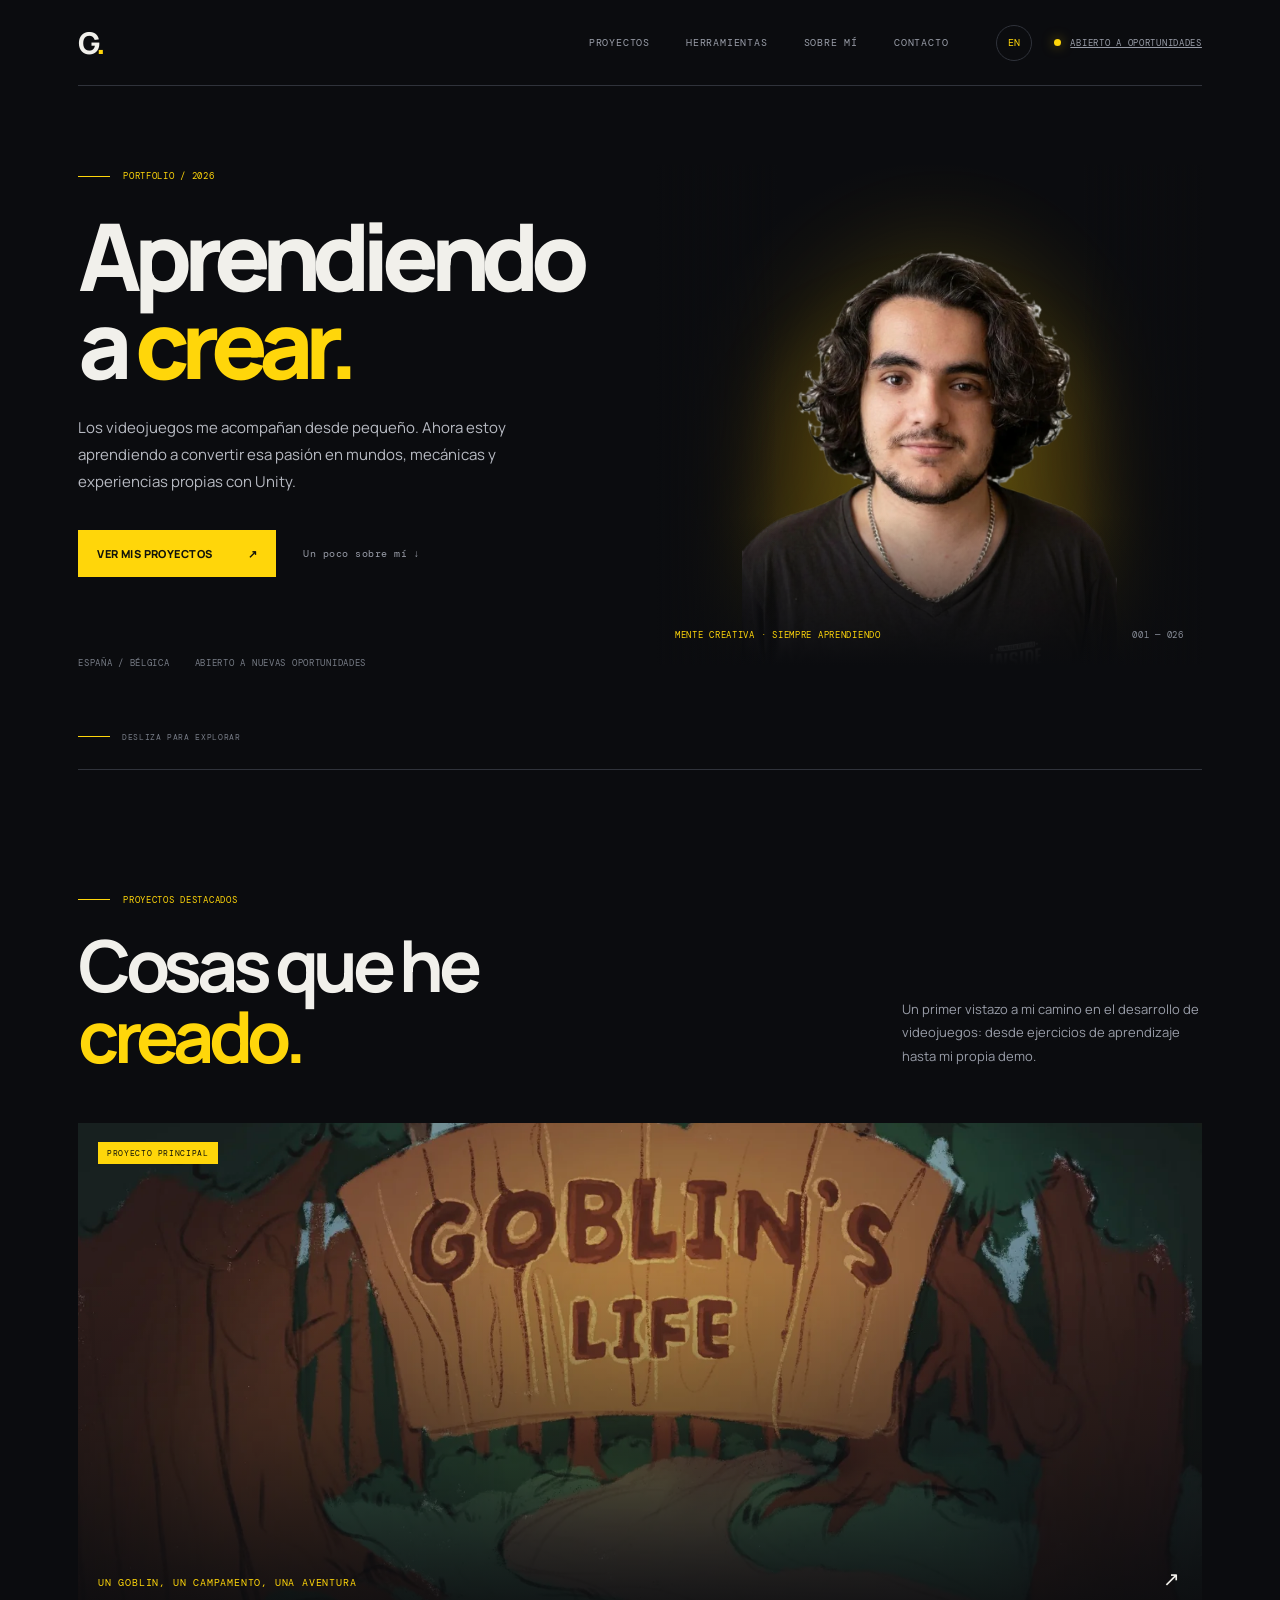
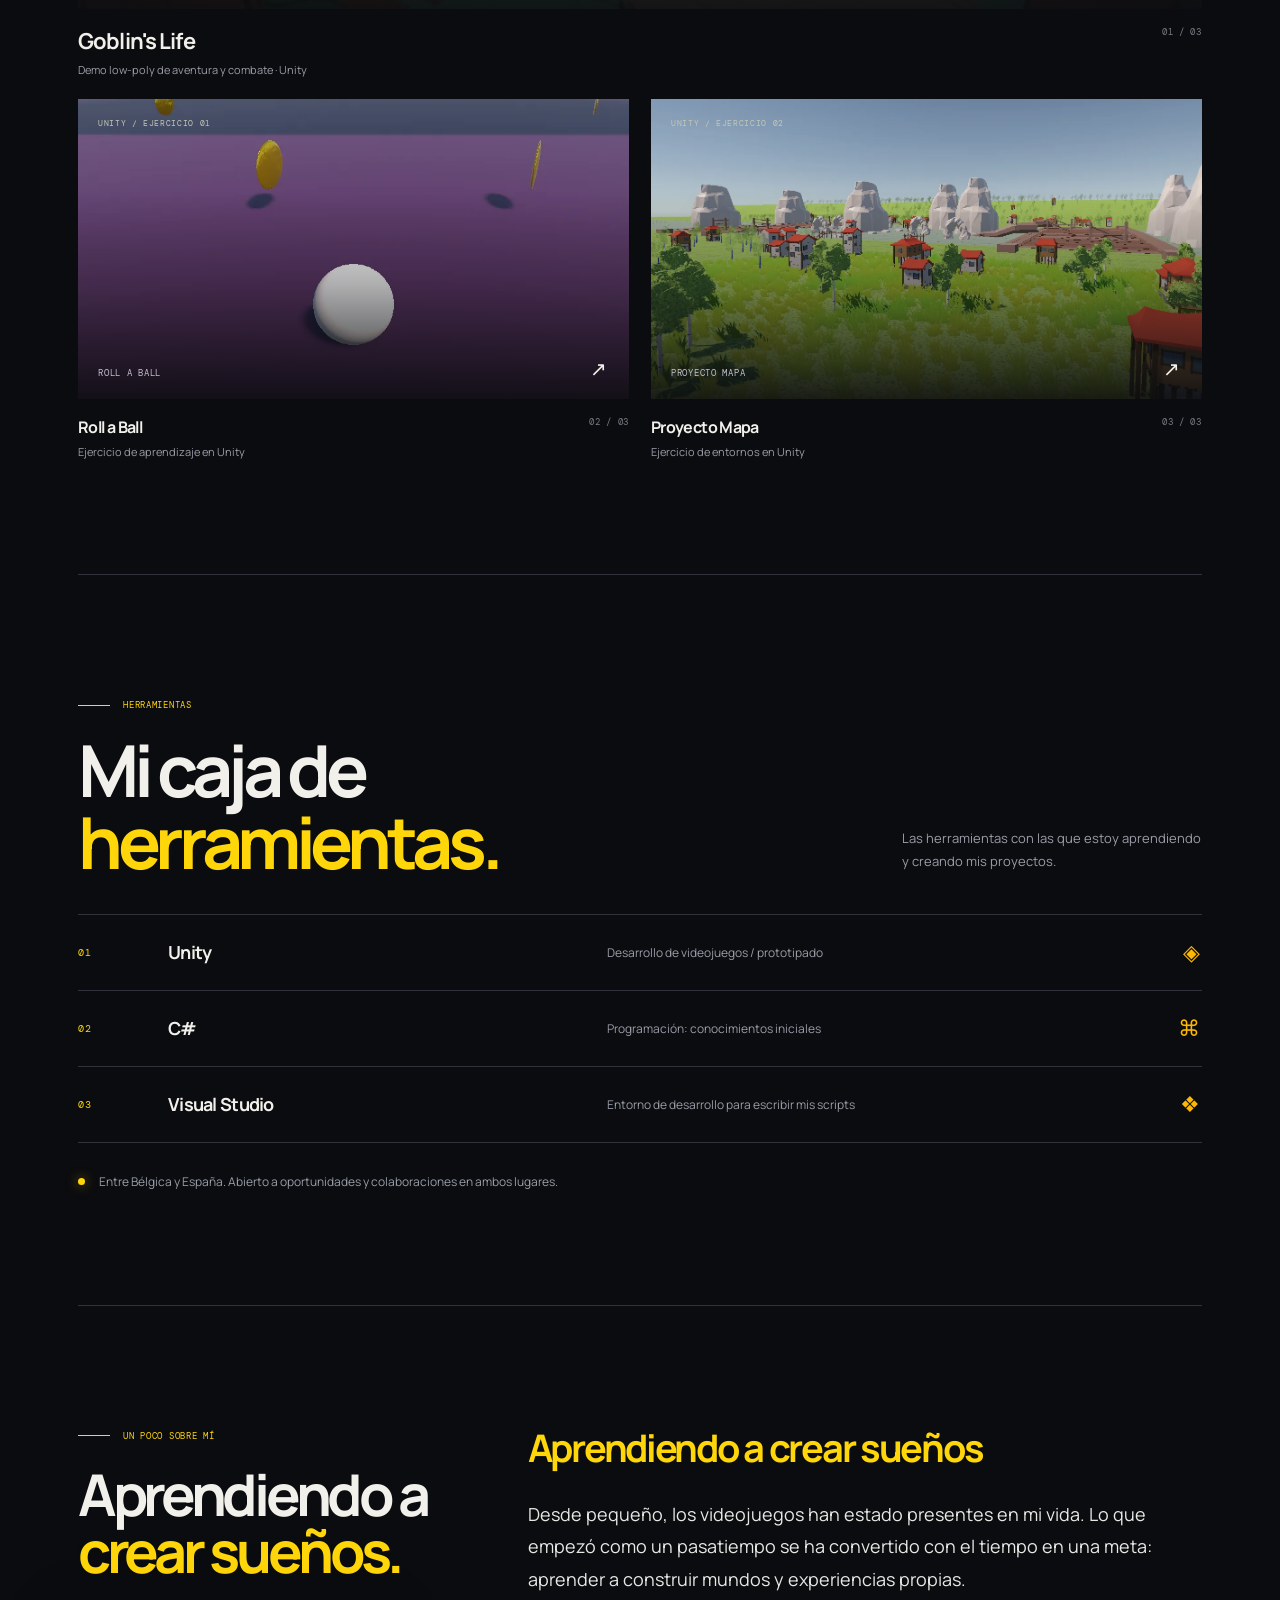
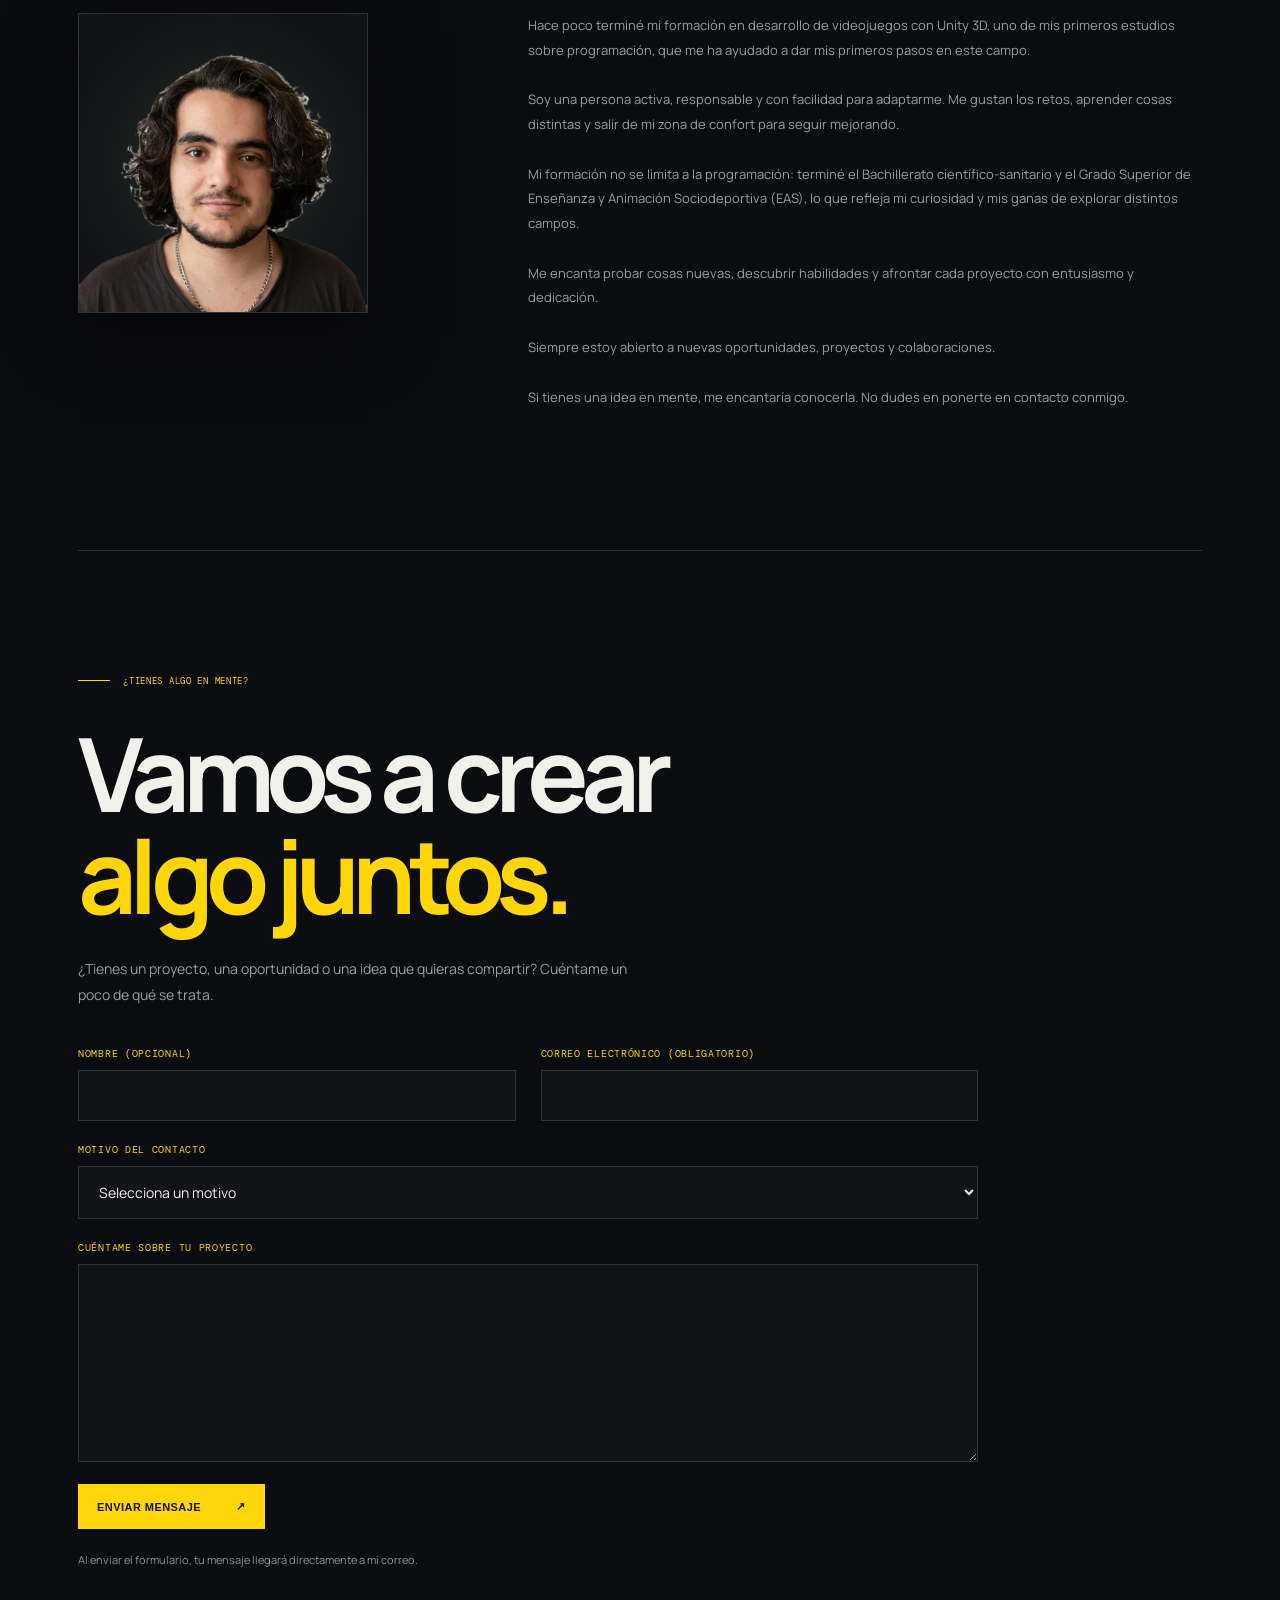
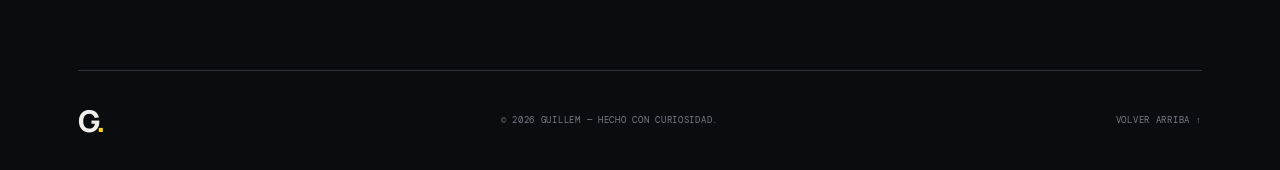
<file: index.html>
<!DOCTYPE html>

<html lang="es">
<head>
<script>document.documentElement.classList.add('js')</script><meta charset="utf-8"/><meta content="width=device-width, initial-scale=1.0" name="viewport"/>
<meta content="Guillem — portfolio de desarrollo de videojuegos con Unity y C#. Proyectos, herramientas y contacto." name="description"/>
<title>Guillem — Portfolio de desarrollo de videojuegos</title>
<link href="https://fonts.googleapis.com" rel="preconnect"/><link crossorigin="" href="https://fonts.gstatic.com" rel="preconnect"/>
<link href="https://fonts.googleapis.com/css2?family=DM+Mono:wght@400;500&amp;family=Manrope:wght@400;500;600;700;800&amp;display=swap" rel="stylesheet"/>
<link href="style.css" rel="stylesheet"/>
<link href="favicon.svg" rel="icon" type="image/svg+xml"/><meta content="Guillem — Portfolio de videojuegos" property="og:title"/><meta content="Aprendiendo a crear: proyectos de Unity y C#." property="og:description"/><script defer="" src="common.js"></script><script defer="" src="script.js"></script></head>
<body><div class="site-shell">
<header class="topbar"><a aria-label="Guillem home" class="brand" href="index.html">G<span>.</span></a>
<button aria-expanded="false" aria-label="Open navigation" class="menu-toggle">☰</button>
<nav aria-label="Main navigation" class="nav"><a data-i18n="navWork" href="#work">Proyectos</a><a data-i18n="navJourney" href="#journey">Herramientas</a><a data-i18n="navAbout" href="#about">Sobre mí</a><a data-i18n="navContact" href="#contact">Contacto</a></nav>
<div class="top-actions"><button aria-label="Switch to English" class="lang-toggle" type="button">EN</button><a class="availability" href="#contact"><span></span><span data-i18n="available">Abierto a oportunidades</span></a></div></header>
<main>
<section class="hero" id="home"><div class="hero-copy"><p class="eyebrow"><span class="eyebrow-line"></span><span data-i18n="heroEyebrow">PORTFOLIO / 2026</span></p>
<h1 data-i18n="heroTitle">Aprendiendo<br/>a <em>crear.</em></h1>
<p class="hero-intro" data-i18n="heroIntro">Los videojuegos me acompañan desde pequeño. Ahora estoy aprendiendo a convertir esa pasión en mundos, mecánicas y experiencias propias con Unity.</p>
<div class="hero-buttons"><a class="button button-primary" href="#work"><span data-i18n="seeWork">Ver mis proyectos</span><span>↗</span></a><a class="text-link" data-i18n="moreAbout" href="#about">Un poco sobre mí ↓</a></div>
<div class="hero-meta"><span data-i18n="location">ESPAÑA / BÉLGICA</span><span data-i18n="openTo">ABIERTO A NUEVAS OPORTUNIDADES</span></div></div>
<div class="hero-portrait-wrap"><div class="portrait-glow"></div><img alt="Retrato de Guillem" class="hero-portrait" data-i18n-alt="portraitAlt" fetchpriority="high" height="1196" src="assets/guillem-portrait.webp" width="896"/><span class="portrait-tag" data-i18n="portraitTag">MENTE CREATIVA · SIEMPRE APRENDIENDO</span><span class="portrait-index">001 — 026</span></div>
<div class="scroll-cue"><span></span><span data-i18n="scroll">DESLIZA PARA EXPLORAR</span></div></section><section class="section work-section reveal" id="work"><div class="section-heading"><div><p class="eyebrow"><span class="eyebrow-line"></span><span data-i18n="selectedWork">PROYECTOS DESTACADOS</span></p><h2 data-i18n="workTitle">Cosas que he<br/><em>creado.</em></h2></div><p class="section-note" data-i18n="workNote">Un primer vistazo a mi camino en el desarrollo de videojuegos: desde ejercicios de aprendizaje hasta mi propia demo.</p></div>
<div class="project-grid">
<article class="project-card project-featured reveal"><a class="project-visual goblin-visual has-image" href="project-goblins-life.html"><img alt="Cartel de «Goblin's Life» en un camino del bosque" data-i18n-alt="goblinAlt" decoding="async" height="900" src="assets/projects/goblins-life-cover.webp" width="1600"/><span class="visual-kicker"><span data-i18n="mainProject">PROYECTO PRINCIPAL</span></span><span class="visual-bottom" data-i18n="goblinTag">UN GOBLIN, UN CAMPAMENTO, UNA AVENTURA</span><span class="visual-arrow">↗</span></a><div class="project-info"><div><h3>Goblin's Life</h3><p data-i18n="goblinDesc">Demo low-poly de aventura y combate · Unity</p></div><span>01 / 03</span></div></article>
<article class="project-card reveal"><a class="project-visual has-image" href="project-roll-a-ball.html"><img alt="" decoding="async" height="830" loading="lazy" src="assets/projects/roll-a-ball-cover.webp" style="object-position:center 35%" width="846"/><span class="visual-kicker" data-i18n="ex1">UNITY / EJERCICIO 01</span><span class="placeholder-caption">ROLL A BALL</span><span class="visual-arrow">↗</span></a><div class="project-info"><div><h3 data-i18n="rollTitle">Roll a Ball</h3><p data-i18n="rollDesc">Ejercicio de aprendizaje en Unity</p></div><span>02 / 03</span></div></article>
<article class="project-card reveal"><a class="project-visual has-image" href="project-mapa.html"><img alt="" decoding="async" height="665" loading="lazy" src="assets/projects/mapa-02.webp" style="object-position:center" width="1545"/><span class="visual-kicker" data-i18n="ex2">UNITY / EJERCICIO 02</span><span class="placeholder-caption" data-i18n="mapCaption">PROYECTO MAPA</span><span class="visual-arrow">↗</span></a><div class="project-info"><div><h3 data-i18n="projectThree">Proyecto Mapa</h3><p data-i18n="mapDesc">Ejercicio de entornos en Unity</p></div><span>03 / 03</span></div></article>
</div></section><section class="skills-section section reveal" id="journey"><div class="section-heading compact"><div><p class="eyebrow"><span class="eyebrow-line"></span><span data-i18n="skillsLabel">HERRAMIENTAS</span></p><h2 data-i18n="skillsTitle">Mi caja de<br/><em>herramientas.</em></h2></div><p class="section-note" data-i18n="skillsNote">Las herramientas con las que estoy aprendiendo y creando mis proyectos.</p></div>
<div class="tool-list"><div class="tool-row"><span class="tool-number">01</span><strong>Unity</strong><span data-i18n="unityType">Desarrollo de videojuegos / prototipado</span><span class="tool-mark">◈</span></div>
<div class="tool-row"><span class="tool-number">02</span><strong>C#</strong><span data-i18n="csharpType">Programación: conocimientos iniciales</span><span class="tool-mark">⌘</span></div><div class="tool-row"><span class="tool-number">03</span><strong>Visual Studio</strong><span data-i18n="vsType">Entorno de desarrollo para escribir mis scripts</span><span class="tool-mark">❖</span></div>
</div>
<div class="journey-note"><span class="journey-dot"></span><p data-i18n="journeyNote">Entre Bélgica y España. Abierto a oportunidades y colaboraciones en ambos lugares.</p></div></section><section class="about-section section reveal" id="about"><div class="about-title"><p class="eyebrow"><span class="eyebrow-line"></span><span data-i18n="aboutLabel">UN POCO SOBRE MÍ</span></p><h2 data-i18n="aboutTitle">Aprendiendo a<br/><em>crear sueños.</em></h2><img alt="Retrato de Guillem" class="about-portrait" data-i18n-alt="portraitAlt" decoding="async" height="1196" loading="lazy" src="assets/guillem-portrait.webp" width="896"/></div>
<div class="about-copy"><h3 data-i18n="aboutHeading">Aprendiendo a crear sueños</h3><p class="about-lead" data-i18n="aboutP1">Desde pequeño, los videojuegos han estado presentes en mi vida. Lo que empezó como un pasatiempo se ha convertido con el tiempo en una meta: aprender a construir mundos y experiencias propias.</p>
<p data-i18n="aboutP2">Hace poco terminé mi formación en desarrollo de videojuegos con Unity 3D, uno de mis primeros estudios sobre programación, que me ha ayudado a dar mis primeros pasos en este campo.</p>
<p data-i18n="aboutP3">Soy una persona activa, responsable y con facilidad para adaptarme. Me gustan los retos, aprender cosas distintas y salir de mi zona de confort para seguir mejorando.</p>
<p data-i18n="aboutP4">Mi formación no se limita a la programación: terminé el Bachillerato científico-sanitario y el Grado Superior de Enseñanza y Animación Sociodeportiva (EAS), lo que refleja mi curiosidad y mis ganas de explorar distintos campos.</p>
<p data-i18n="aboutP5">Me encanta probar cosas nuevas, descubrir habilidades y afrontar cada proyecto con entusiasmo y dedicación.</p>
<p data-i18n="aboutP6">Siempre estoy abierto a nuevas oportunidades, proyectos y colaboraciones.</p>
<p data-i18n="aboutP7">Si tienes una idea en mente, me encantaría conocerla. No dudes en ponerte en contacto conmigo.</p></div>
</section><section class="contact-section section reveal" id="contact"><p class="eyebrow"><span class="eyebrow-line"></span><span data-i18n="contactLabel">¿TIENES ALGO EN MENTE?</span></p><h2 data-i18n="contactTitle">Vamos a crear<br/><em>algo juntos.</em></h2><p class="contact-intro" data-i18n="contactCopy">¿Tienes un proyecto, una oportunidad o una idea que quieras compartir? Cuéntame un poco de qué se trata.</p>
<form action="https://api.web3forms.com/submit" class="contact-form" method="POST" novalidate>
<input type="hidden" name="access_key" value="ec65dc29-368b-4971-938d-dd98a0d9365b"/>
<input type="hidden" name="from_name" value="Portfolio Guillem"/>
<input type="hidden" name="subject" value="Nuevo mensaje desde tu portfolio"/>
<input type="checkbox" name="botcheck" class="honeypot" tabindex="-1" autocomplete="off"/>
<label><span data-i18n="formName">Nombre (opcional)</span><input autocomplete="name" name="name" type="text" maxlength="100"/></label>
<label><span data-i18n="formEmail">Correo electrónico (obligatorio)</span><input autocomplete="email" name="email" required="" type="email" maxlength="150"/></label>
<label class="message-field"><span data-i18n="formReason">Motivo del contacto</span>
<select name="reason" required="">
<option value="" data-i18n="reasonPlaceholder">Selecciona un motivo</option>
<option value="job" data-i18n="reasonJob">Oferta de trabajo</option>
<option value="collab" data-i18n="reasonCollab">Colaboración en un proyecto</option>
<option value="question" data-i18n="reasonQuestion">Consulta sobre mis proyectos</option>
<option value="other" data-i18n="reasonOther">Otro</option>
</select></label>
<label class="message-field"><span data-i18n="formMessage">Cuéntame sobre tu proyecto</span><textarea name="message" required="" rows="7" maxlength="3000"></textarea></label>
<button class="button button-primary submit-button" type="submit"><span class="submit-text" data-i18n="sendMessage">Enviar mensaje</span><span>↗</span></button>
<p class="form-status" role="status" aria-live="polite" hidden></p>
<p class="form-note" data-i18n="formNote">Al enviar el formulario, tu mensaje llegará directamente a mi correo.</p></form></section></main><footer class="footer"><a class="brand" href="#home">G<span>.</span></a><p>© <span id="year"></span> GUILLEM — <span data-i18n="footer">HECHO CON CURIOSIDAD.</span></p><a class="back-top" data-i18n="backTop" href="#home">VOLVER ARRIBA ↑</a></footer></div></body></html>
</file>
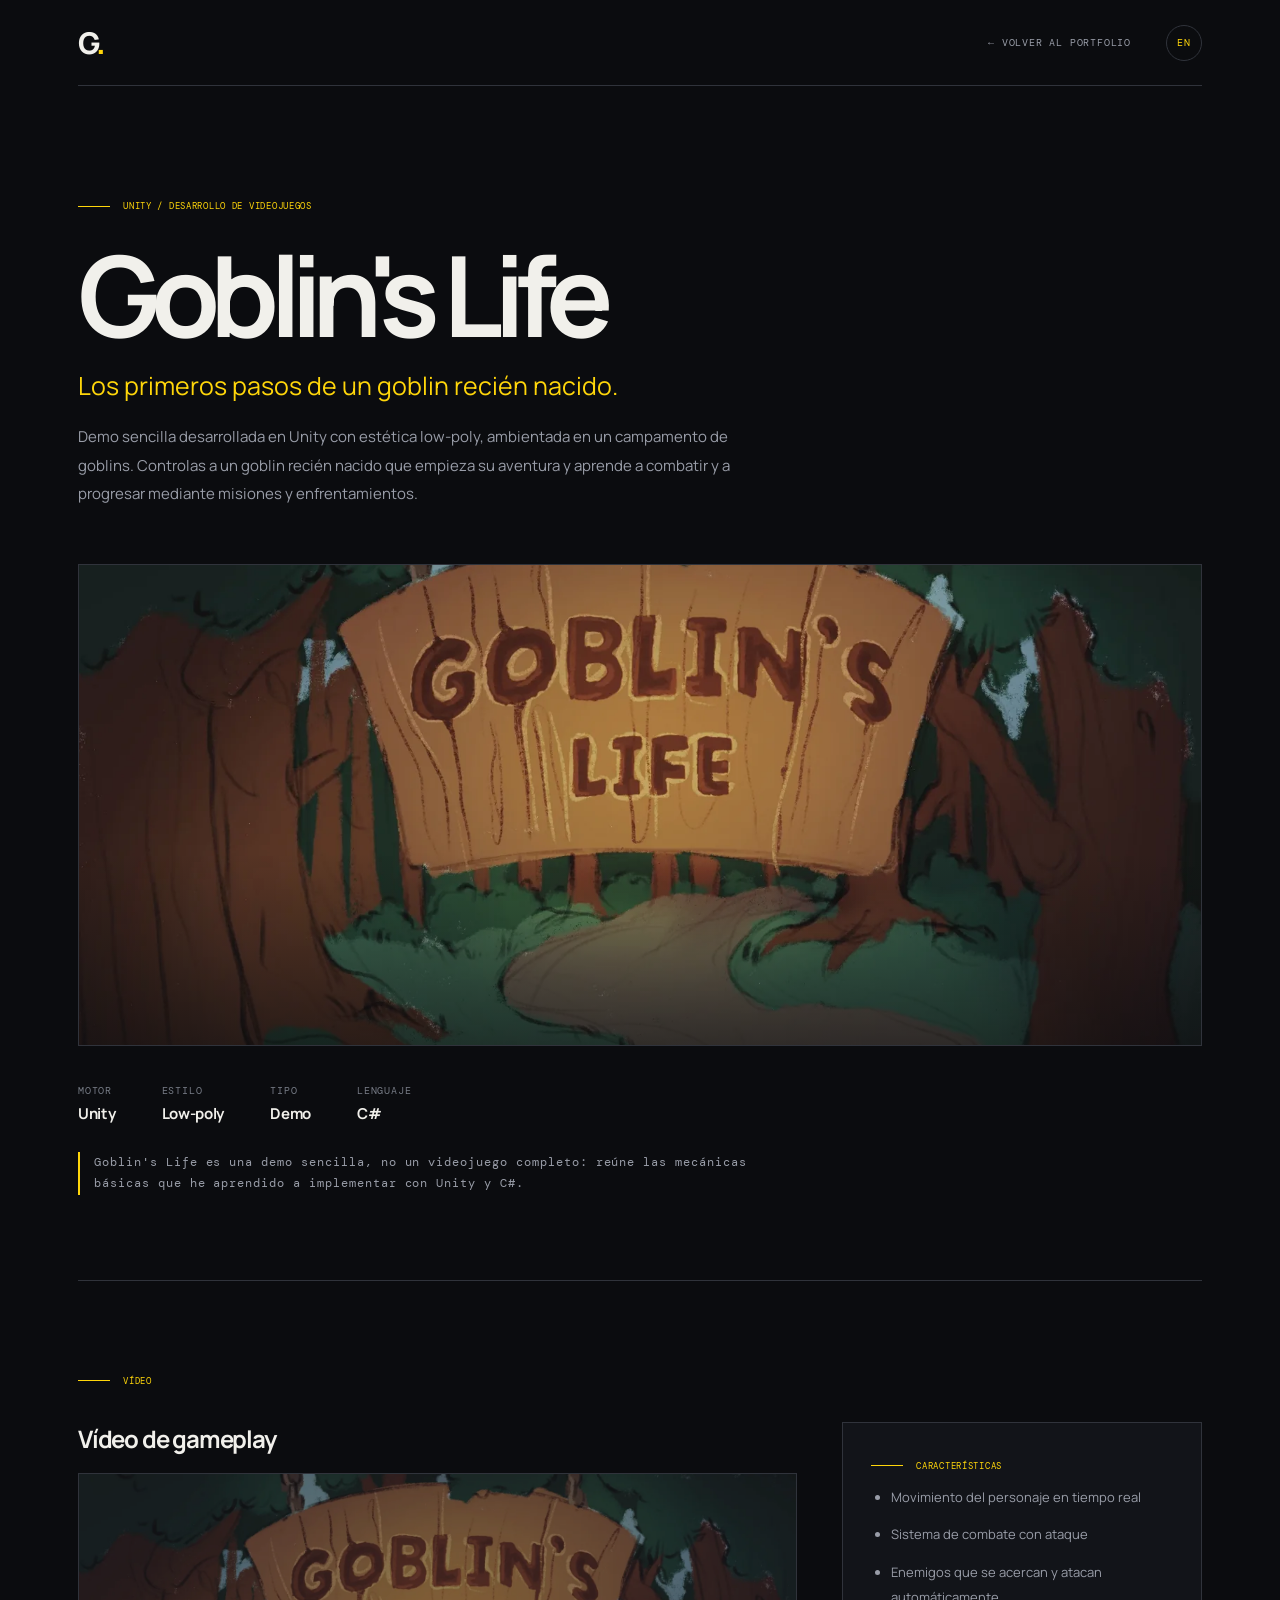
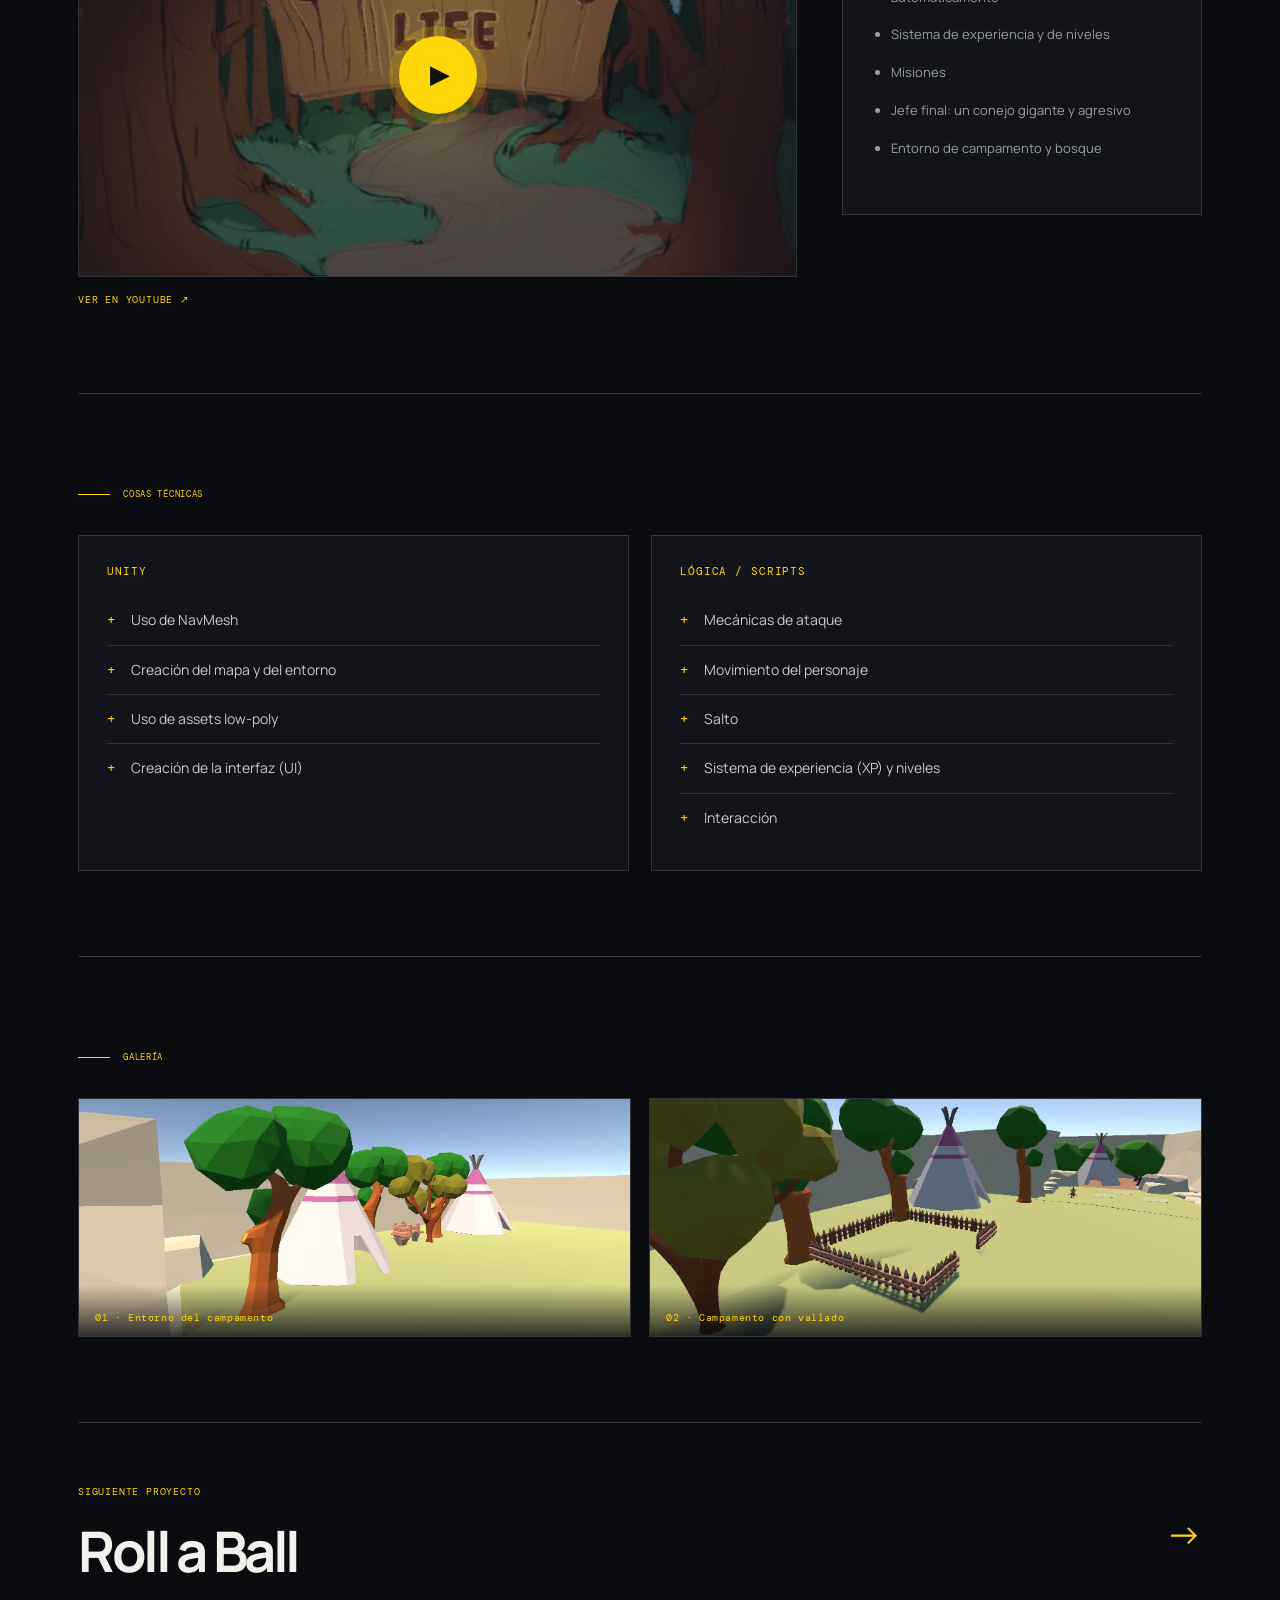
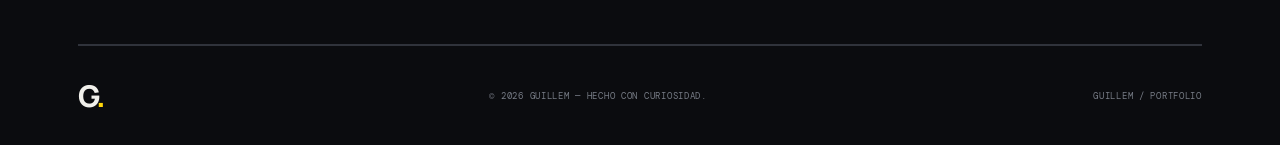
<file: project-goblins-life.html>
<!doctype html>
<html lang="es">
<head>
  <meta charset="UTF-8">
  <meta name="viewport" content="width=device-width, initial-scale=1.0">
  <script>document.documentElement.classList.add('js')</script>
  <meta name="description" content="Guillem — proyecto de Unity: Goblin's Life">
  <title>Goblin's Life — Guillem</title>
  <link rel="icon" href="favicon.svg" type="image/svg+xml">
  <link rel="preconnect" href="https://fonts.googleapis.com">
  <link rel="preconnect" href="https://fonts.gstatic.com" crossorigin>
  <link href="https://fonts.googleapis.com/css2?family=DM+Mono:wght@400;500&family=Manrope:wght@400;500;600;700;800&display=swap" rel="stylesheet">
  <link rel="stylesheet" href="style.css">
  <script src="common.js" defer></script>
  <script src="project.js" defer></script>
</head>
<body class="project-page" data-project="goblins-life">
<div class="site-shell">
  <header class="topbar">
    <a class="brand" href="index.html" aria-label="Guillem">G<span>.</span></a>
    <a class="back-link" href="index.html">← VOLVER AL PORTFOLIO</a>
    <div class="top-actions"><button class="lang-toggle" type="button">EN</button></div>
  </header>
  <main>
    <section class="project-hero">
      <p class="eyebrow"><span class="eyebrow-line"></span><span class="project-category"></span></p>
      <h1 class="project-title">Goblin's Life</h1>
      <p class="project-subtitle"></p>
      <p class="project-description"></p>
      <figure class="project-cover" hidden><img alt="" width="1600" height="900"></figure>
      <dl class="project-meta"></dl>
      <p class="project-note" hidden></p>
    </section>

    <section class="project-detail-section reveal">
      <p class="eyebrow"><span class="eyebrow-line"></span><span class="video-label">VÍDEO</span></p>
      <div class="project-feature-layout">
        <div>
          <h2 class="video-heading"></h2>
          <div class="video-frame"><button class="video-poster" type="button"><img alt="" width="1600" height="900"><span class="video-play" aria-hidden="true">▶</span></button></div>
          <p class="video-hint" hidden></p>
          <a class="video-link" href="#" target="_blank" rel="noopener"></a>
        </div>
        <div class="feature-panel">
          <p class="eyebrow"><span class="eyebrow-line"></span><span class="features-label">CARACTERÍSTICAS</span></p>
          <ul class="feature-list"></ul>
        </div>
      </div>
    </section>

    <section class="project-detail-section reveal" id="tech">
      <p class="eyebrow"><span class="eyebrow-line"></span><span class="tech-label">COSAS TÉCNICAS</span></p>
      <div class="tech-grid"></div>
    </section>

    <section class="project-detail-section reveal">
      <p class="eyebrow"><span class="eyebrow-line"></span><span class="gallery-label">GALERÍA</span></p>
      <div class="project-gallery"></div>
      <p class="gallery-empty" hidden></p>
    </section>

    <a class="next-project" href="index.html"><div><small></small><strong></strong></div><span aria-hidden="true">→</span></a>
  </main>
  <footer class="footer">
    <a class="brand" href="index.html" aria-label="Guillem">G<span>.</span></a>
    <p>© <span id="year"></span> GUILLEM — <span class="footer-label">HECHO CON CURIOSIDAD.</span></p>
    <a href="index.html" class="back-top">GUILLEM / PORTFOLIO</a>
  </footer>
</div>
<div class="lightbox" hidden><button class="lightbox-close" type="button">×</button><img alt=""></div>
</body>
</html>
</file>
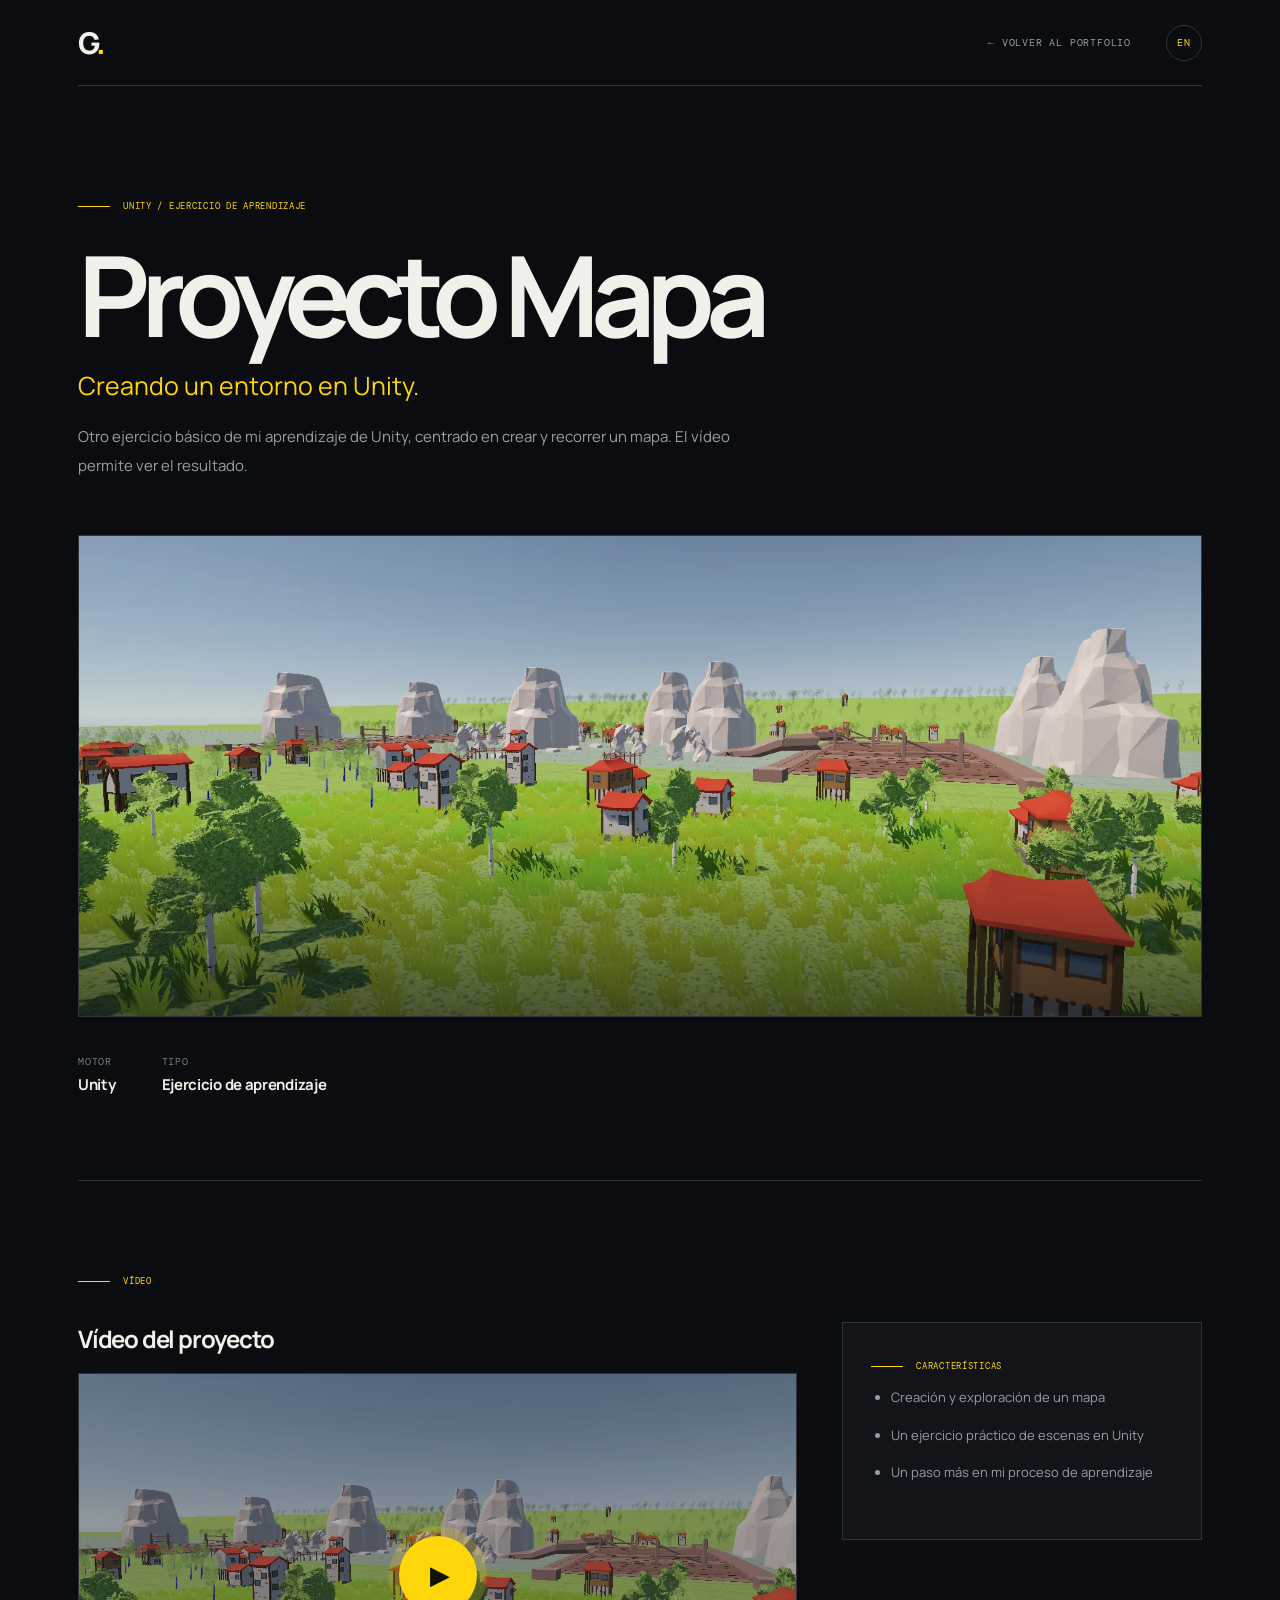
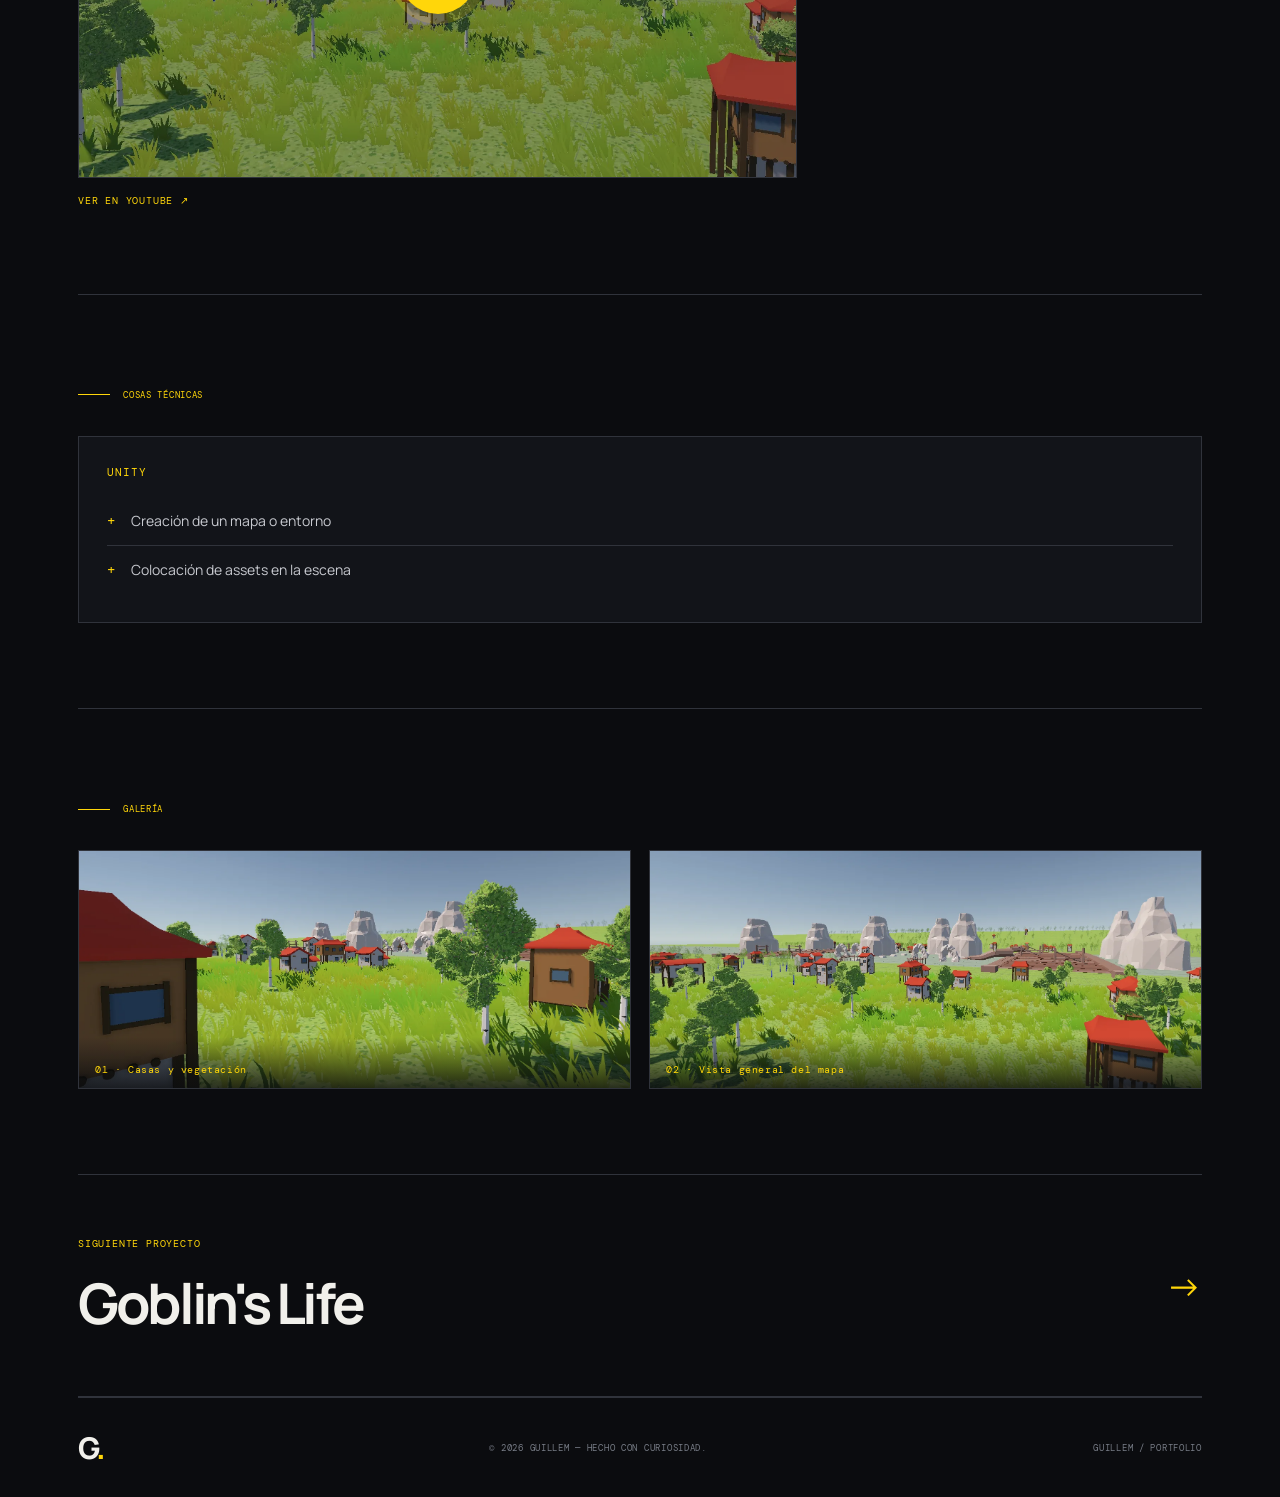
<file: project-mapa.html>
<!doctype html>
<html lang="es">
<head>
  <meta charset="UTF-8">
  <meta name="viewport" content="width=device-width, initial-scale=1.0">
  <script>document.documentElement.classList.add('js')</script>
  <meta name="description" content="Guillem — proyecto de Unity: Proyecto Mapa">
  <title>Proyecto Mapa — Guillem</title>
  <link rel="icon" href="favicon.svg" type="image/svg+xml">
  <link rel="preconnect" href="https://fonts.googleapis.com">
  <link rel="preconnect" href="https://fonts.gstatic.com" crossorigin>
  <link href="https://fonts.googleapis.com/css2?family=DM+Mono:wght@400;500&family=Manrope:wght@400;500;600;700;800&display=swap" rel="stylesheet">
  <link rel="stylesheet" href="style.css">
  <script src="common.js" defer></script>
  <script src="project.js" defer></script>
</head>
<body class="project-page" data-project="mapa">
<div class="site-shell">
  <header class="topbar">
    <a class="brand" href="index.html" aria-label="Guillem">G<span>.</span></a>
    <a class="back-link" href="index.html">← VOLVER AL PORTFOLIO</a>
    <div class="top-actions"><button class="lang-toggle" type="button">EN</button></div>
  </header>
  <main>
    <section class="project-hero">
      <p class="eyebrow"><span class="eyebrow-line"></span><span class="project-category"></span></p>
      <h1 class="project-title">Proyecto Mapa</h1>
      <p class="project-subtitle"></p>
      <p class="project-description"></p>
      <figure class="project-cover" hidden><img alt="" width="1600" height="900"></figure>
      <dl class="project-meta"></dl>
      <p class="project-note" hidden></p>
    </section>

    <section class="project-detail-section reveal">
      <p class="eyebrow"><span class="eyebrow-line"></span><span class="video-label">VÍDEO</span></p>
      <div class="project-feature-layout">
        <div>
          <h2 class="video-heading"></h2>
          <div class="video-frame"><button class="video-poster" type="button"><img alt="" width="1600" height="900"><span class="video-play" aria-hidden="true">▶</span></button></div>
          <p class="video-hint" hidden></p>
          <a class="video-link" href="#" target="_blank" rel="noopener"></a>
        </div>
        <div class="feature-panel">
          <p class="eyebrow"><span class="eyebrow-line"></span><span class="features-label">CARACTERÍSTICAS</span></p>
          <ul class="feature-list"></ul>
        </div>
      </div>
    </section>

    <section class="project-detail-section reveal" id="tech">
      <p class="eyebrow"><span class="eyebrow-line"></span><span class="tech-label">COSAS TÉCNICAS</span></p>
      <div class="tech-grid"></div>
    </section>

    <section class="project-detail-section reveal">
      <p class="eyebrow"><span class="eyebrow-line"></span><span class="gallery-label">GALERÍA</span></p>
      <div class="project-gallery"></div>
      <p class="gallery-empty" hidden></p>
    </section>

    <a class="next-project" href="index.html"><div><small></small><strong></strong></div><span aria-hidden="true">→</span></a>
  </main>
  <footer class="footer">
    <a class="brand" href="index.html" aria-label="Guillem">G<span>.</span></a>
    <p>© <span id="year"></span> GUILLEM — <span class="footer-label">HECHO CON CURIOSIDAD.</span></p>
    <a href="index.html" class="back-top">GUILLEM / PORTFOLIO</a>
  </footer>
</div>
<div class="lightbox" hidden><button class="lightbox-close" type="button">×</button><img alt=""></div>
</body>
</html>
</file>
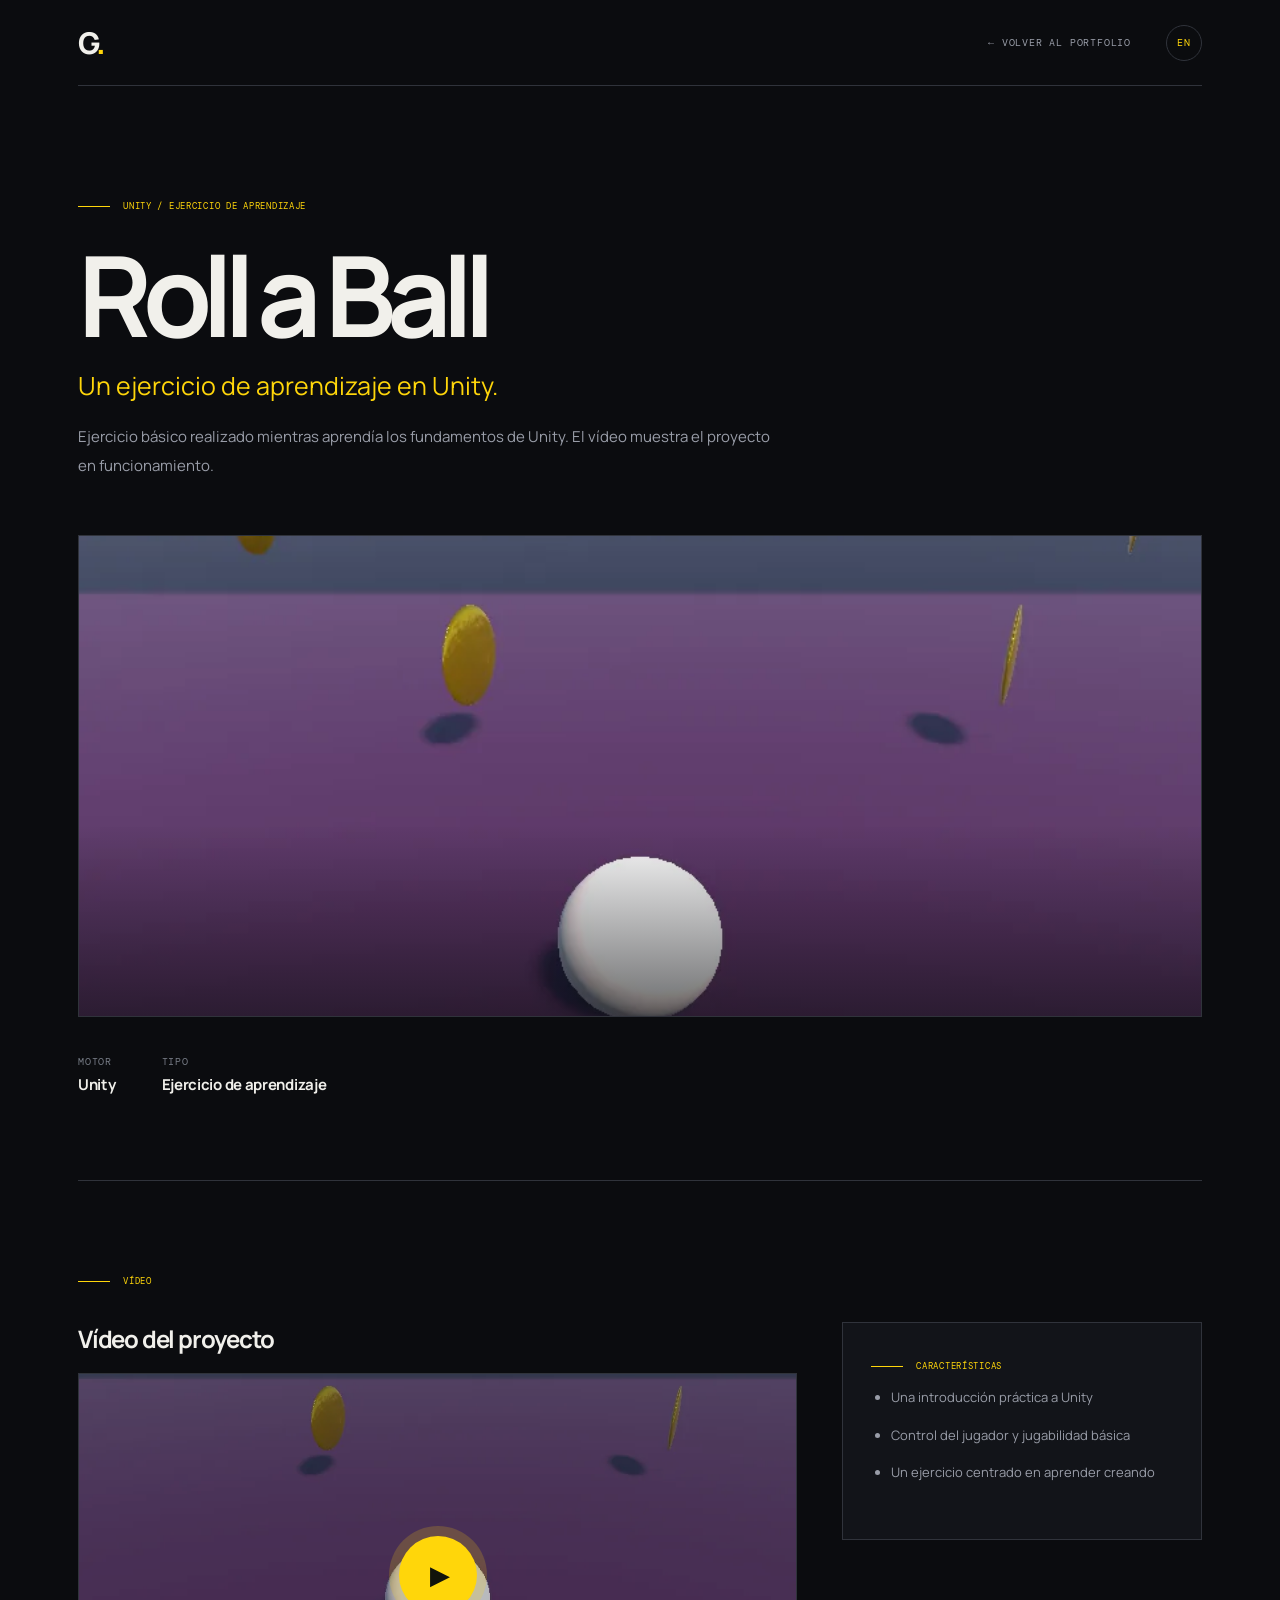
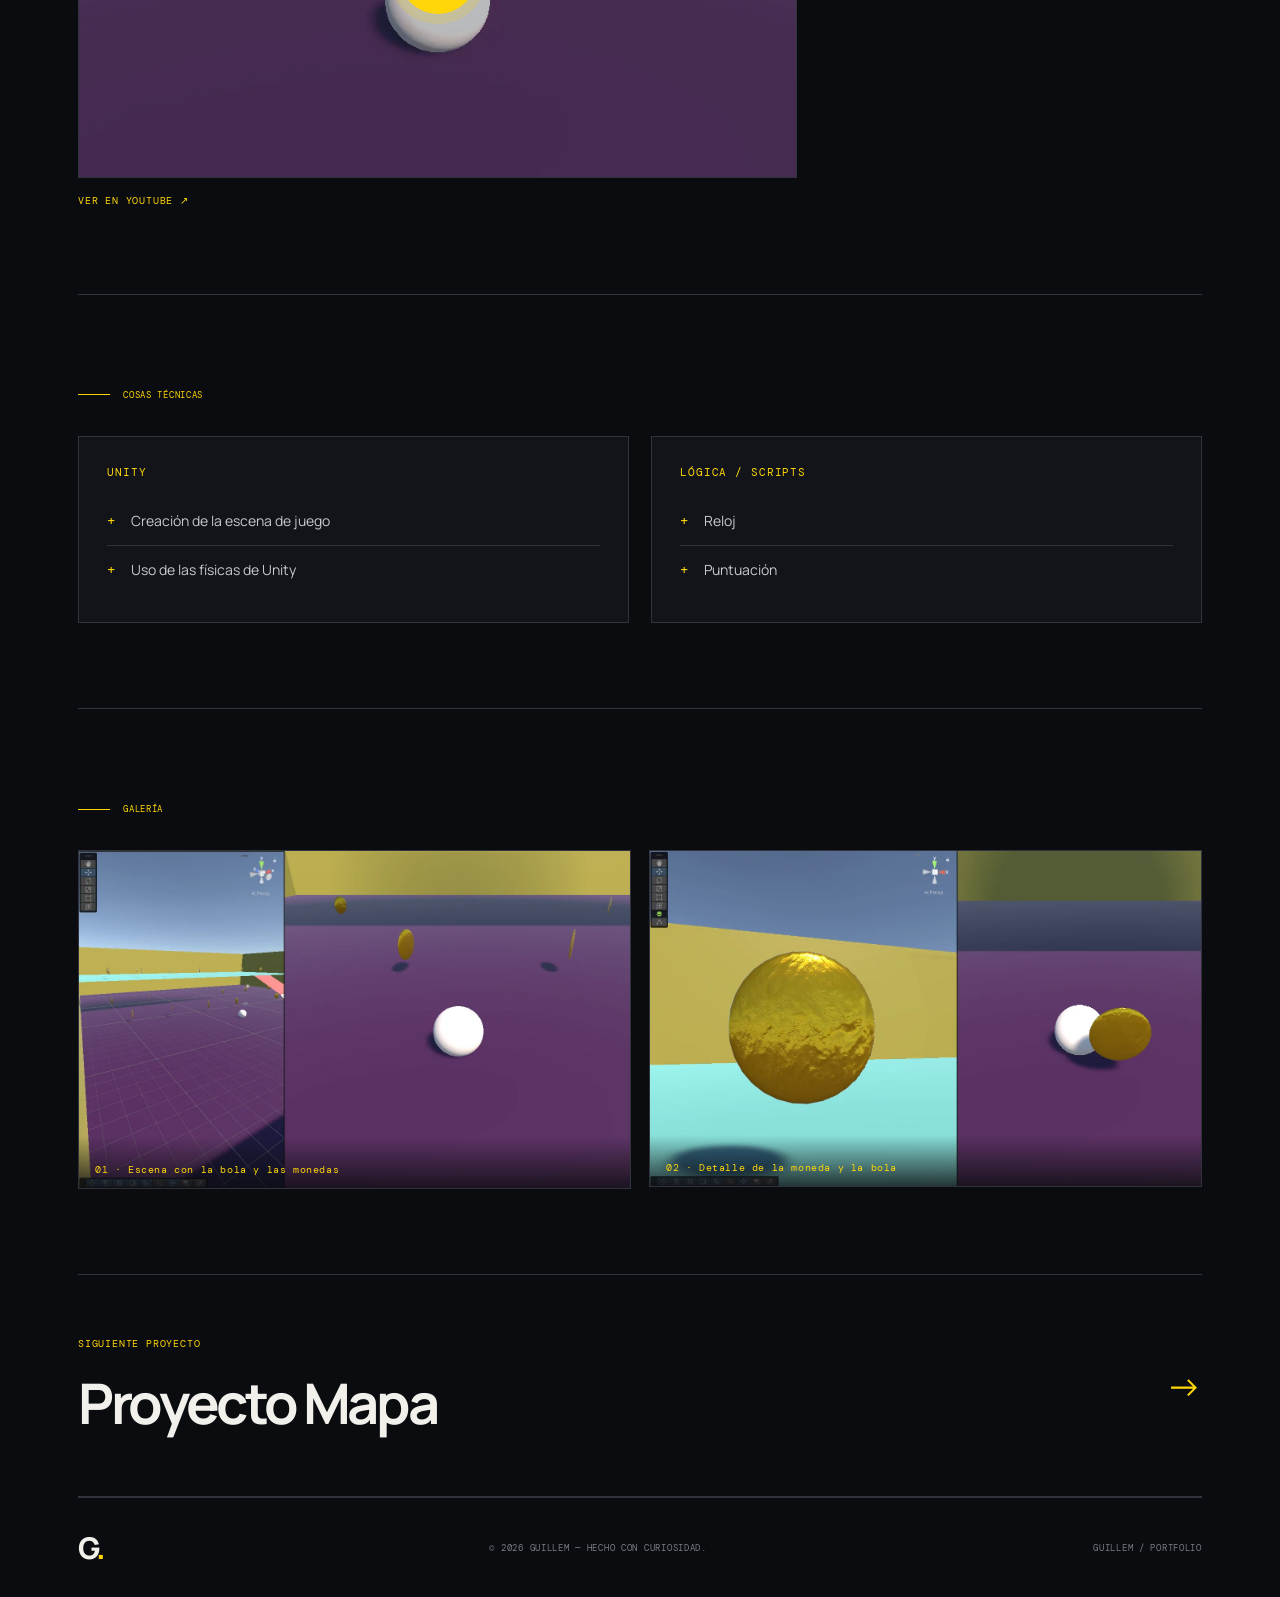
<file: project-roll-a-ball.html>
<!doctype html>
<html lang="es">
<head>
  <meta charset="UTF-8">
  <meta name="viewport" content="width=device-width, initial-scale=1.0">
  <script>document.documentElement.classList.add('js')</script>
  <meta name="description" content="Guillem — proyecto de Unity: Roll a Ball">
  <title>Roll a Ball — Guillem</title>
  <link rel="icon" href="favicon.svg" type="image/svg+xml">
  <link rel="preconnect" href="https://fonts.googleapis.com">
  <link rel="preconnect" href="https://fonts.gstatic.com" crossorigin>
  <link href="https://fonts.googleapis.com/css2?family=DM+Mono:wght@400;500&family=Manrope:wght@400;500;600;700;800&display=swap" rel="stylesheet">
  <link rel="stylesheet" href="style.css">
  <script src="common.js" defer></script>
  <script src="project.js" defer></script>
</head>
<body class="project-page" data-project="roll-a-ball">
<div class="site-shell">
  <header class="topbar">
    <a class="brand" href="index.html" aria-label="Guillem">G<span>.</span></a>
    <a class="back-link" href="index.html">← VOLVER AL PORTFOLIO</a>
    <div class="top-actions"><button class="lang-toggle" type="button">EN</button></div>
  </header>
  <main>
    <section class="project-hero">
      <p class="eyebrow"><span class="eyebrow-line"></span><span class="project-category"></span></p>
      <h1 class="project-title">Roll a Ball</h1>
      <p class="project-subtitle"></p>
      <p class="project-description"></p>
      <figure class="project-cover" hidden><img alt="" width="1600" height="900"></figure>
      <dl class="project-meta"></dl>
      <p class="project-note" hidden></p>
    </section>

    <section class="project-detail-section reveal">
      <p class="eyebrow"><span class="eyebrow-line"></span><span class="video-label">VÍDEO</span></p>
      <div class="project-feature-layout">
        <div>
          <h2 class="video-heading"></h2>
          <div class="video-frame"><button class="video-poster" type="button"><img alt="" width="1600" height="900"><span class="video-play" aria-hidden="true">▶</span></button></div>
          <p class="video-hint" hidden></p>
          <a class="video-link" href="#" target="_blank" rel="noopener"></a>
        </div>
        <div class="feature-panel">
          <p class="eyebrow"><span class="eyebrow-line"></span><span class="features-label">CARACTERÍSTICAS</span></p>
          <ul class="feature-list"></ul>
        </div>
      </div>
    </section>

    <section class="project-detail-section reveal" id="tech">
      <p class="eyebrow"><span class="eyebrow-line"></span><span class="tech-label">COSAS TÉCNICAS</span></p>
      <div class="tech-grid"></div>
    </section>

    <section class="project-detail-section reveal">
      <p class="eyebrow"><span class="eyebrow-line"></span><span class="gallery-label">GALERÍA</span></p>
      <div class="project-gallery"></div>
      <p class="gallery-empty" hidden></p>
    </section>

    <a class="next-project" href="index.html"><div><small></small><strong></strong></div><span aria-hidden="true">→</span></a>
  </main>
  <footer class="footer">
    <a class="brand" href="index.html" aria-label="Guillem">G<span>.</span></a>
    <p>© <span id="year"></span> GUILLEM — <span class="footer-label">HECHO CON CURIOSIDAD.</span></p>
    <a href="index.html" class="back-top">GUILLEM / PORTFOLIO</a>
  </footer>
</div>
<div class="lightbox" hidden><button class="lightbox-close" type="button">×</button><img alt=""></div>
</body>
</html>
</file>
<file: style.css>
@import url('https://fonts.googleapis.com/css2?family=DM+Mono:wght@400;500&family=Manrope:wght@400;500;600;700;800&display=swap');
:root {
  --bg:#0b0c0f;
  --panel:#121419;
  --panel2:#191c23;
  --text:#f1f0eb;
  --muted:#999da8;
  --line:#30333b;
  --acid:#ffd60a;
  --violet:#ffb703;
  --orange:#ff754b;
  --font:'Manrope',sans-serif;
  --mono:'DM Mono',monospace;
}

* {
  box-sizing:border-box;
}

html {
  scroll-behavior:smooth;
  scroll-padding-top:90px;
}

body {
  margin:0;
  background:var(--bg);
  color:var(--text);
  font-family:var(--font);
  -webkit-font-smoothing:antialiased;
}

.site-shell {
  max-width:1600px;
  margin:auto;
  padding:0 6.1%;
}

.topbar {
  height:86px;
  display:flex;
  align-items:center;
  justify-content:space-between;
  border-bottom:1px solid var(--line);
  position:relative;
  z-index:5;
}

.brand {
  font-size:30px;
  font-weight:800;
  letter-spacing:-3px;
  color:var(--text);
  text-decoration:none;
}

.brand span {
  color:var(--acid);
}

.nav {
  display:flex;
  gap:36px;
  margin-left:auto;
  margin-right:48px;
}

.nav a,
.lang-toggle,
.availability,
.eyebrow,
.hero-meta,
.scroll-cue,
.visual-kicker,
.visual-bottom,
.visual-arrow,
.project-info>span,
.tool-number,
.tool-mark,
.back-top {
  font-family:var(--mono);
  font-size:10px;
  letter-spacing:.08em;
  text-transform:uppercase;
}

.nav a {
  color:var(--muted);
  text-decoration:none;
  transition:color .2s;
}

.nav a:hover,
.text-link:hover {
  color:var(--acid);
}

.top-actions {
  display:flex;
  align-items:center;
  gap:22px;
}

.lang-toggle {
  background:transparent;
  border:1px solid var(--line);
  border-radius:50%;
  width:36px;
  height:36px;
  color:var(--acid);
  cursor:pointer;
}

.availability {
  display:flex;
  align-items:center;
  gap:9px;
  color:var(--muted);
  font-size:9px;
}

.availability span:first-child,
.journey-dot {
  width:7px;
  height:7px;
  border-radius:50%;
  background:var(--acid);
  box-shadow:0 0 12px #ffd60a80;
}

.menu-toggle {
  display:none;
  background:none;
  border:0;
  color:var(--text);
  font-size:23px;
}

.hero {
  min-height:660px;
  display:grid;
  grid-template-columns:1.03fr .97fr;
  align-items:center;
  position:relative;
  padding:75px 0 100px;
}

.hero-copy {
  position:relative;
  z-index:2;
}

.eyebrow {
  display:flex;
  align-items:center;
  gap:13px;
  color:var(--acid);
  font-size:9px;
}

.eyebrow-line {
  width:32px;
  height:1px;
  background:var(--acid);
  display:inline-block;
}

.hero h1 {
  font-size:clamp(58px,7.3vw,112px);
  line-height:.94;
  letter-spacing:-.085em;
  margin:30px 0 26px;
  font-weight:800;
}

.outline {
  -webkit-text-stroke:1px var(--text);
  color:transparent;
}

.hero-intro {
  max-width:470px;
  color:#b7bac2;
  font-size:15px;
  line-height:1.8;
}

.hero-buttons {
  display:flex;
  align-items:center;
  gap:27px;
  margin-top:35px;
}

.button {
  display:inline-flex;
  align-items:center;
  gap:35px;
  padding:16px 19px;
  text-decoration:none;
  font-size:11px;
  font-weight:800;
  text-transform:uppercase;
  letter-spacing:.04em;
  transition:transform .2s,background .2s;
}

.button:hover {
  transform:translateY(-3px);
}

.button-primary {
  background:var(--acid);
  color:#11130b;
}

.button-primary:hover {
  background:#ffe45c;
}

.text-link {
  font-family:var(--mono);
  font-size:10px;
  color:var(--muted);
  text-decoration:none;
  letter-spacing:.05em;
  transition:color .2s;
}

.hero-meta {
  display:flex;
  gap:25px;
  color:#777c86;
  margin-top:80px;
  font-size:9px;
}

.scroll-cue {
  position:absolute;
  bottom:27px;
  left:0;
  display:flex;
  align-items:center;
  gap:12px;
  color:#777c86;
  font-size:8px;
}

.scroll-cue span:first-child {
  width:32px;
  height:1px;
  background:var(--acid);
}

.section {
  padding:115px 0;
  border-top:1px solid var(--line);
}

.section-heading {
  display:flex;
  align-items:end;
  justify-content:space-between;
  margin-bottom:50px;
}

.section-heading h2,
.about-title h2,
.contact-section h2 {
  font-size:clamp(43px,5.6vw,76px);
  line-height:1;
  letter-spacing:-.075em;
  margin:24px 0 0;
}

.section-heading h2 em,
.about-title h2 em,
.contact-section h2 em {
  font-style:normal;
  color:var(--acid);
}

.section-note {
  max-width:300px;
  color:var(--muted);
  font-size:13px;
  line-height:1.8;
  margin:0 0 5px;
}

.project-grid {
  display:grid;
  grid-template-columns:1fr 1fr;
  gap:22px;
}

.project-visual {
  height:300px;
  display:block;
  position:relative;
  overflow:hidden;
  text-decoration:none;
  color:var(--text);
  background:var(--panel2);
}

.visual-kicker,
.visual-bottom {
  position:absolute;
  left:20px;
  top:19px;
  font-size:8px;
  color:#c3c8b5;
}

.visual-bottom {
  top:auto;
  bottom:20px;
  color:var(--acid);
}

.visual-arrow {
  position:absolute;
  right:20px;
  bottom:17px;
  font-size:20px;
}

.project-placeholder {
  background:#171923;
}

.placeholder-shape {
  position:absolute;
  width:160px;
  height:160px;
  left:50%;
  top:50%;
  transform:translate(-50%,-50%) rotate(35deg);
  border:1px solid #b59dff;
  border-radius:38% 62% 51% 49%;
  box-shadow:0 0 55px #ffb70330,inset 0 0 35px #ffb70322;
}

.placeholder-caption {
  position:absolute;
  left:20px;
  bottom:20px;
  font:9px var(--mono);
  letter-spacing:.08em;
  color:#c4c0d0;
}

.project-info {
  display:flex;
  justify-content:space-between;
  align-items:start;
  padding-top:17px;
}

.project-info h3 {
  margin:0 0 6px;
  font-size:16px;
  letter-spacing:-.04em;
}

.project-info p {
  margin:0;
  color:var(--muted);
  font-size:11px;
}

.project-info>span {
  color:#777c86;
  font-size:9px;
}

.about-section {
  display:grid;
  grid-template-columns:1fr 1.1fr .5fr;
  gap:50px;
  align-items:center;
}

.about-title h2 {
  font-size:clamp(40px,4.8vw,65px);
}

.about-copy {
  max-width:470px;
}

.about-lead {
  font-size:19px;
  line-height:1.6;
  color:#e7e8e4;
}

.about-copy>p:not(.about-lead) {
  font-size:13px;
  line-height:1.9;
  color:var(--muted);
  margin-bottom:25px;
}

.compact {
  margin-bottom:35px;
}

.tool-list {
  border-top:1px solid var(--line);
}

.tool-row {
  display:grid;
  grid-template-columns:70px 1fr 1.3fr 30px;
  align-items:center;
  gap:20px;
  padding:23px 0;
  border-bottom:1px solid var(--line);
}

.tool-number {
  color:var(--acid);
}

.tool-row strong {
  font-size:18px;
  letter-spacing:-.04em;
}

.tool-row>span:nth-child(3) {
  font-size:12px;
  color:var(--muted);
}

.tool-mark {
  color:var(--violet);
  font-size:22px;
  text-align:right;
}

.journey-note {
  display:flex;
  align-items:center;
  gap:14px;
  margin-top:30px;
  color:var(--muted);
  font-size:12px;
}

.journey-note p {
  margin:0;
}

.contact-section {
  padding-bottom:100px;
}

.contact-section h2 {
  font-size:clamp(58px,8vw,112px);
  margin:35px 0 45px;
}

.footer {
  min-height:100px;
  border-top:1px solid var(--line);
  display:flex;
  align-items:center;
  justify-content:space-between;
}

.footer p,
.back-top {
  font:9px var(--mono);
  color:#777c86;
  letter-spacing:.08em;
}

.back-top {
  text-decoration:none;
}

.back-top:hover {
  color:var(--acid);
}

@media(max-width:900px) {
  .site-shell {
    padding:0 4%;
  }

  .nav {
    gap:18px;
    margin-right:25px;
  }

  .availability {
    display:none;
  }

  .hero {
    min-height:590px;
    grid-template-columns:1fr 1fr;
    gap:20px;
  }

  .hero h1 {
    font-size:clamp(53px,8vw,78px);
  }

  .project-grid {
    grid-template-columns:1fr 1fr;
  }

  .project-featured {
    grid-column:span 2;
  }

  .project-featured .project-visual {
    height:340px;
  }

  .about-section {
    grid-template-columns:1fr 1fr;
  }

}

@media(max-width:620px) {
  .site-shell {
    padding:0 22px;
  }

  .topbar {
    height:72px;
  }

  .menu-toggle {
    display:block;
    margin-left:auto;
    margin-right:15px;
  }

  .nav {
    display:none;
    position:absolute;
    top:71px;
    left:-22px;
    right:-22px;
    background:#111318;
    border-bottom:1px solid var(--line);
    padding:22px;
    flex-direction:column;
    gap:20px;
  }

  .nav.open {
    display:flex;
  }

  .top-actions {
    gap:0;
  }

  .hero {
    display:flex;
    flex-direction:column;
    align-items:stretch;
    padding:72px 0 75px;
    gap:42px;
  }

  .hero h1 {
    font-size:clamp(55px,14vw,78px);
    margin:24px 0;
  }

  .hero-intro {
    font-size:13px;
  }

  .hero-meta {
    margin-top:45px;
  }

  .scroll-cue {
    bottom:20px;
  }

  .section {
    padding:78px 0;
  }

  .section-heading {
    display:block;
  }

  .section-heading h2,
  .about-title h2 {
    font-size:51px;
  }

  .section-note {
    margin-top:22px;
  }

  .project-grid {
    grid-template-columns:1fr;
    gap:30px;
  }

  .project-featured {
    grid-column:auto;
  }

  .project-featured .project-visual,
  .project-visual {
    height:270px;
  }

  .about-section {
    grid-template-columns:1fr;
    gap:30px;
  }

  .about-copy {
    margin-top:0;
  }

  .tool-row {
    grid-template-columns:32px 1fr 24px;
    gap:12px;
    padding:18px 0;
  }

  .tool-row>span:nth-child(3) {
    grid-column:2;
    grid-row:2;
  }

  .tool-mark {
    grid-column:3;
    grid-row:1/3;
  }

  .tool-row strong {
    font-size:16px;
  }

  .contact-section h2 {
    font-size:clamp(53px,13vw,76px);
  }

  .footer {
    min-height:120px;
    flex-wrap:wrap;
    gap:10px;
    padding:22px 0;
  }

  .footer p {
    order:3;
    width:100%;
  }

}


/* Portfolio update: portrait, detailed biography, contact form and project pages */

.hero-portrait-wrap {
  height:500px;
  position:relative;
  display:flex;
  align-items:flex-end;
  justify-content:center;
  overflow:hidden;
  isolation:isolate;
  background:radial-gradient(ellipse at 50% 70%,#ffd60a20 0, #ffb70312 35%,transparent 72%);
}

.hero-portrait-wrap:after {
  content:"";
  position:absolute;
  inset:0;
  z-index:1;
  background:linear-gradient(90deg,var(--bg) 0%,transparent 22%,transparent 78%,var(--bg) 100%),linear-gradient(0deg,var(--bg) 0%,transparent 30%);
  pointer-events:none;
}

.hero-portrait {
  position:relative;
  z-index:0;
  width:min(100%,490px);
  height:100%;
  object-fit:contain;
  object-position:center bottom;
  filter:drop-shadow(0 0 45px #ffd60a20);
}

.portrait-glow {
  position:absolute;
  width:75%;
  height:70%;
  bottom:5%;
  border-radius:50%;
  background:radial-gradient(ellipse,#ffd60a30 0%,#ffb70320 40%,transparent 72%);
  filter:blur(30px);
}

.portrait-tag,
.portrait-index {
  position:absolute;
  z-index:2;
  bottom:24px;
  font:9px var(--mono);
  letter-spacing:.08em;
  color:var(--acid);
}

.portrait-tag {
  left:18px;
}

.portrait-index {
  right:18px;
  color:#888d98;
}

.about-section {
  grid-template-columns:.8fr 1.35fr;
  align-items:start;
}

.about-title {
  position:sticky;
  top:110px;
}

.about-title h2 {
  font-size:clamp(40px,4.5vw,62px);
}

.about-portrait {
  width:min(100%,290px);
  height:300px;
  object-fit:cover;
  object-position:center 30%;
  margin-top:32px;
  border:1px solid var(--line);
  background:radial-gradient(circle at 50% 50%,#252b20,#111318 75%);
  box-shadow:0 20px 60px #0008;
}

.about-copy {
  max-width:700px;
}

.about-copy h3 {
  font-size:clamp(25px,3vw,38px);
  letter-spacing:-.06em;
  color:var(--acid);
  margin:0 0 25px;
}

.about-copy p {
  font-size:14px;
  line-height:1.95;
  color:var(--muted);
  margin:0 0 18px;
}

.about-copy .about-lead {
  font-size:18px;
  line-height:1.8;
  color:#e7e8e4;
}

.contact-intro {
  max-width:560px;
  color:var(--muted);
  font-size:14px;
  line-height:1.8;
  margin:-15px 0 40px;
}

.contact-form {
  display:grid;
  grid-template-columns:1fr 1fr;
  gap:22px 25px;
  max-width:900px;
}

.contact-form label {
  display:flex;
  flex-direction:column;
  gap:10px;
  color:var(--acid);
  font:10px var(--mono);
  letter-spacing:.07em;
  text-transform:uppercase;
}

.contact-form input,
.contact-form select,
.contact-form textarea {
  width:100%;
  border:1px solid var(--line);
  background:#111318;
  color:var(--text);
  font:14px var(--font);
  padding:15px 16px;
  outline:none;
  border-radius:0;
}

.contact-form input:focus,
.contact-form select:focus,
.contact-form textarea:focus {
  border-color:var(--acid);
}

.contact-form textarea {
  resize:vertical;
  min-height:180px;
  line-height:1.7;
}

.message-field {
  grid-column:1/-1;
}

.submit-button {
  border:0;
  cursor:pointer;
  justify-self:start;
}

.form-note {
  grid-column:1/-1;
  color:#8d929d;
  font-size:11px;
  line-height:1.7;
  margin:0;
}

.honeypot {
  position:absolute!important;
  left:-9999px!important;
  opacity:0!important;
}

.back-link {
  margin-left:auto;
  margin-right:35px;
  color:var(--muted);
  font:10px var(--mono);
  letter-spacing:.08em;
  text-decoration:none;
}

.back-link:hover {
  color:var(--acid);
}

.project-hero {
  padding:105px 0 85px;
  border-bottom:1px solid var(--line);
}

.project-hero h1 {
  font-size:clamp(55px,9vw,112px);
  line-height:.95;
  letter-spacing:-.085em;
  margin:30px 0 20px;
}

.project-subtitle {
  font-size:clamp(18px,2.5vw,25px);
  color:var(--acid);
  margin:0 0 20px;
}

.project-description {
  max-width:700px;
  color:var(--muted);
  font-size:15px;
  line-height:1.9;
}

.project-detail-section {
  padding:85px 0;
  border-bottom:1px solid var(--line);
}

.video-heading {
  font-size:24px;
  letter-spacing:-.05em;
  margin:0 0 18px;
}

.video-frame {
  position:relative;
  width:100%;
  aspect-ratio:16/9;
  background:#171923;
  border:1px solid var(--line);
}

.video-frame iframe {
  position:absolute;
  inset:0;
  width:100%;
  height:100%;
  border:0;
}

.feature-panel {
  padding:28px;
  background:#121419;
  border:1px solid var(--line);
}

.feature-list {
  padding-left:20px;
  color:var(--muted);
  font-size:13px;
  line-height:1.9;
}

.feature-list li {
  padding:0 0 13px;
}

@media(max-width:900px) {
  .hero-portrait-wrap {
    height:390px;
  }

  .about-section {
    grid-template-columns:.8fr 1.2fr;
  }

  .about-title {
    position:static;
  }

  .feature-panel {
    max-width:none;
  }

}

@media(max-width:620px) {
  .hero-portrait-wrap {
    height:330px;
    margin:0 -10px;
  }

  .hero-portrait {
    width:100%;
  }

  .portrait-tag {
    font-size:7px;
  }

  .about-section {
    grid-template-columns:1fr;
  }

  .about-portrait {
    width:210px;
    height:220px;
  }

  .contact-form {
    grid-template-columns:1fr;
  }

  .message-field,
  .form-note {
    grid-column:auto;
  }

  .project-hero {
    padding:75px 0 60px;
  }

  .project-detail-section {
    padding:65px 0;
  }

  .back-link {
    margin-right:15px;
    font-size:8px;
  }

}


/* ==========================================================
   Update v2: yellow palette, featured project, project pages,
   gallery lightbox, reveal animations and accessibility
   ========================================================== */

/* Hero title */
.hero h1 em { font-style: normal; color: var(--acid); }

/* Featured project (Goblin's Life) */
.project-featured { grid-column: 1 / -1; }
.project-visual img {
  position: absolute; inset: 0; width: 100%; height: 100%;
  object-fit: cover; transition: transform .7s ease;
}
.project-visual:hover img { transform: scale(1.04); }
.project-featured .goblin-visual { height: clamp(260px, 38vw, 500px); background: #101217; }
.has-image:after {
  content: ""; position: absolute; inset: 0;
  background: linear-gradient(0deg, #0b0c0fe6 0, #0b0c0f55 38%, transparent 70%);
}
.has-image .visual-kicker,
.has-image .visual-bottom,
.has-image .visual-arrow,
.has-image .placeholder-caption { z-index: 2; }
.goblin-visual .visual-kicker {
  background: var(--acid); color: #11130b; padding: 6px 9px; font-size: 8px;
}
.goblin-visual .visual-bottom { font-size: 10px; }
.project-featured .project-info h3 { font-size: 22px; }

/* Project pages */
.project-hero { position: relative; }
.project-cover {
  margin: 55px 0 0; position: relative; width: 100%; aspect-ratio: 21 / 9;
  overflow: hidden; border: 1px solid var(--line); background: var(--panel);
}
.project-cover img { width: 100%; height: 100%; object-fit: cover; object-position: center 30%; display: block; }
.project-cover:after {
  content: ""; position: absolute; inset: 0; pointer-events: none;
  background: linear-gradient(0deg, #0b0c0f99 0, transparent 40%);
}
.project-meta { display: flex; flex-wrap: wrap; gap: 14px 46px; margin-top: 38px; }
.project-meta div { display: flex; flex-direction: column; gap: 6px; }
.project-meta dt, .tech-col h3, .project-note {
  font: 10px var(--mono); letter-spacing: .08em; text-transform: uppercase;
}
.project-meta dt { color: #777c86; }
.project-meta dd { margin: 0; font-size: 15px; font-weight: 700; letter-spacing: -.02em; }
.project-meta { margin-bottom: 0; }
.project-note {
  max-width: 700px; margin: 28px 0 0; padding-left: 14px; border-left: 2px solid var(--acid);
  color: var(--muted); line-height: 1.8; text-transform: none; font-size: 12px;
}
.project-feature-layout {
  display: grid; grid-template-columns: 1.6fr .8fr; gap: 45px; margin-top: 35px; align-items: start;
}
.project-lead { color: #d8d9d4; font-size: 16px; line-height: 1.9; max-width: 760px; margin: 28px 0 0; }

/* Technical section */
.tech-grid { display: grid; grid-template-columns: repeat(auto-fit, minmax(280px, 1fr)); gap: 22px; margin-top: 35px; }
.tech-col { padding: 28px; background: #121419; border: 1px solid var(--line); }
.tech-col h3 { color: var(--acid); margin: 0 0 18px; font-size: 11px; }
.tech-col ul { list-style: none; margin: 0; padding: 0; }
.tech-col li {
  padding: 13px 0 13px 24px; position: relative; border-top: 1px solid var(--line);
  color: #c7c9cf; font-size: 14px; line-height: 1.6;
}
.tech-col li:first-child { border-top: 0; }
.tech-col li:before { content: "+"; position: absolute; left: 0; color: var(--acid); font-family: var(--mono); }

/* Gallery */
.project-gallery { align-items: start; display: grid; grid-template-columns: repeat(auto-fit, minmax(300px, 1fr)); gap: 18px; margin-top: 35px; }
.project-gallery figure { margin: 0; position: relative; overflow: hidden; border: 1px solid var(--line); background: var(--panel); }
.project-gallery button {
  display: block; width: 100%; padding: 0; border: 0; background: none; cursor: zoom-in;
}
.project-gallery img { width: 100%; height: 100%; object-fit: cover; display: block; transition: transform .6s ease; }
.project-gallery figure:hover img { transform: scale(1.04); }
.project-gallery figcaption {
  position: absolute; left: 0; right: 0; bottom: 0; padding: 26px 16px 12px; pointer-events: none;
  background: linear-gradient(0deg, #0b0c0fcc, transparent); font: 10px var(--mono); letter-spacing: .06em; color: var(--acid);
}
.gallery-empty {
  margin-top: 35px; padding: 46px 28px; border: 1px dashed var(--line); text-align: center;
  font: 11px var(--mono); letter-spacing: .08em; text-transform: uppercase; color: #858a95;
}

/* Lightbox */
.lightbox {
  position: fixed; inset: 0; z-index: 50; display: none; align-items: center; justify-content: center;
  padding: 4vw; background: #05060af0; cursor: zoom-out;
}
.lightbox[hidden] { display: none; }
.lightbox.open { display: flex; }
.lightbox img { max-width: 100%; max-height: 88vh; border: 1px solid var(--line); }
.lightbox-close {
  position: absolute; top: 18px; right: 22px; width: 42px; height: 42px; border-radius: 50%;
  background: none; border: 1px solid var(--line); color: var(--acid); font-size: 22px; cursor: pointer;
}

/* Next project */
.next-project {
  display: flex; justify-content: space-between; align-items: center; gap: 20px; padding: 55px 0;
  text-decoration: none; color: var(--text); border-bottom: 1px solid var(--line);
}
.next-project small { font: 10px var(--mono); letter-spacing: .08em; text-transform: uppercase; color: var(--acid); }
.next-project strong { display: block; margin-top: 12px; font-size: clamp(28px, 5vw, 56px); letter-spacing: -.06em; transition: color .2s; }
.next-project span { font-size: 36px; color: var(--acid); transition: transform .2s; }
.next-project:hover strong { color: var(--acid); }
.next-project:hover span { transform: translateX(8px); }

/* Reveal animations (only when JS is available) */
html.js .reveal { opacity: 0; transform: translateY(22px); transition: opacity .7s ease, transform .7s ease; }
html.js .reveal.in { opacity: 1; transform: none; }

/* Accessibility */
a:focus-visible, button:focus-visible, input:focus-visible, textarea:focus-visible {
  outline: 2px solid var(--acid); outline-offset: 3px;
}
@media (prefers-reduced-motion: reduce) {
  html { scroll-behavior: auto; }
  *, *:before, *:after { transition: none !important; animation: none !important; }
  html.js .reveal { opacity: 1; transform: none; }
}

@media (max-width: 900px) {
  .project-feature-layout { grid-template-columns: 1fr; }
  .feature-panel { max-width: none; }
}
@media (max-width: 620px) {
  .project-hero { padding: 75px 0 60px; }
  .project-detail-section { padding: 65px 0; }
  .project-cover { margin-top: 38px; aspect-ratio: 16 / 10; }
  .project-gallery { grid-template-columns: 1fr; }
  .back-link { margin-right: 15px; font-size: 8px; }
  .next-project { padding: 40px 0; }
}

[hidden] { display: none !important; }
.goblin-visual img { object-position: center 28%; }

/* Video poster (click to play) */
.video-frame .video-poster {
  position: absolute; inset: 0; width: 100%; height: 100%; padding: 0; border: 0; cursor: pointer; background: #171923;
}
.video-poster img { width: 100%; height: 100%; object-fit: cover; display: block; opacity: .7; transition: opacity .3s, transform .6s; }
.video-poster:hover img { opacity: .9; transform: scale(1.02); }
.video-poster { overflow: hidden; }
.video-play {
  position: absolute; left: 50%; top: 50%; transform: translate(-50%, -50%); width: 78px; height: 78px; border-radius: 50%;
  display: grid; place-items: center; background: var(--acid); color: #11130b; font-size: 26px; padding-left: 5px;
  box-shadow: 0 0 0 10px #ffd60a30; transition: transform .2s;
}
.video-poster:hover .video-play { transform: translate(-50%, -50%) scale(1.08); }
.video-hint { margin: 14px 0 0; color: #858a95; font-size: 12px; line-height: 1.7; }
.video-link {
  display: inline-block; margin-top: 16px; font: 10px var(--mono); letter-spacing: .08em; color: var(--acid); text-decoration: none;
}
.video-link:hover { text-decoration: underline; }

/* Contact form: select, status and disabled button */
.contact-form select { color-scheme: dark; cursor: pointer; }
.submit-button:disabled { opacity: .55; cursor: wait; }
.form-status { grid-column: 1 / -1; margin: 0; padding: 14px 16px; font-size: 14px; line-height: 1.6; border-left: 2px solid var(--acid); background: #121419; }
.form-status.is-success { border-color: var(--acid); color: var(--acid); }
.form-status.is-error, .form-status.is-invalid { border-color: #ff8a7a; color: #ffb4a8; }
.contact-form input[type="checkbox"].honeypot { width: 1px; height: 1px; }
</file>
